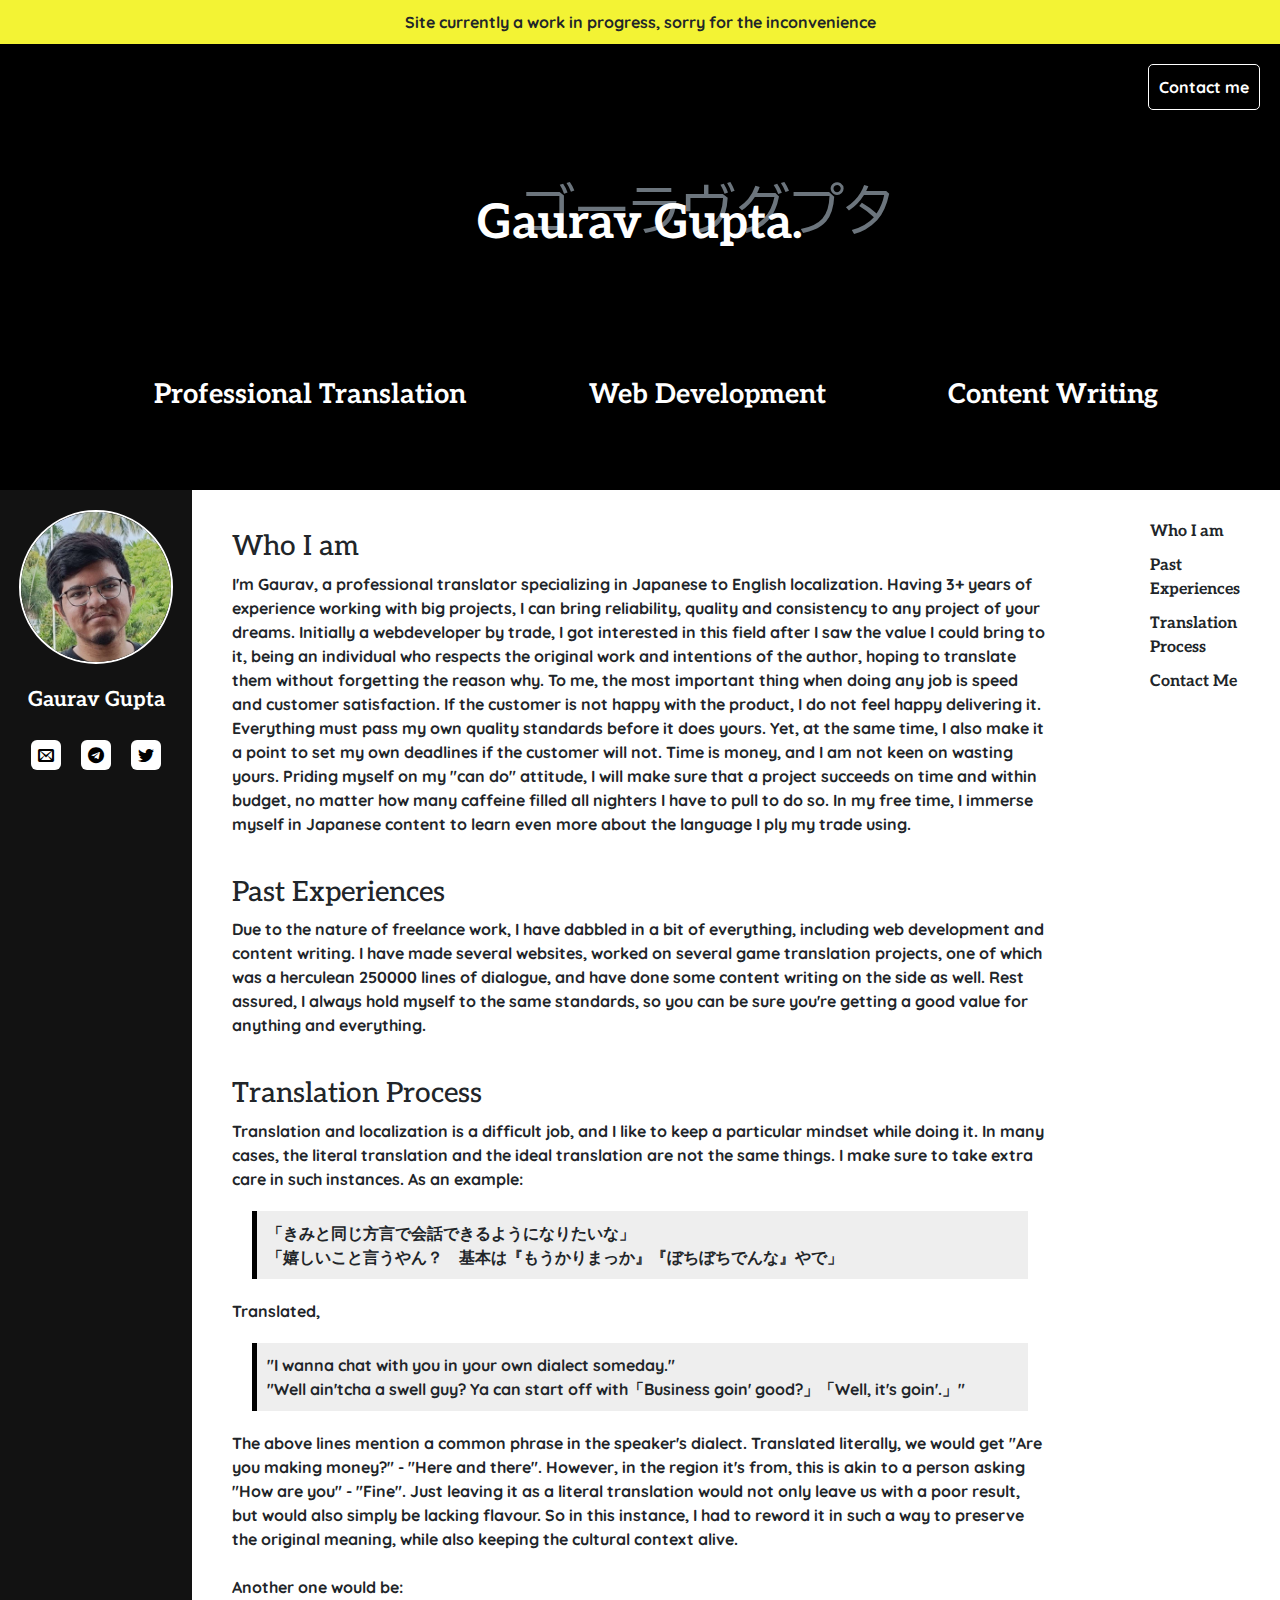
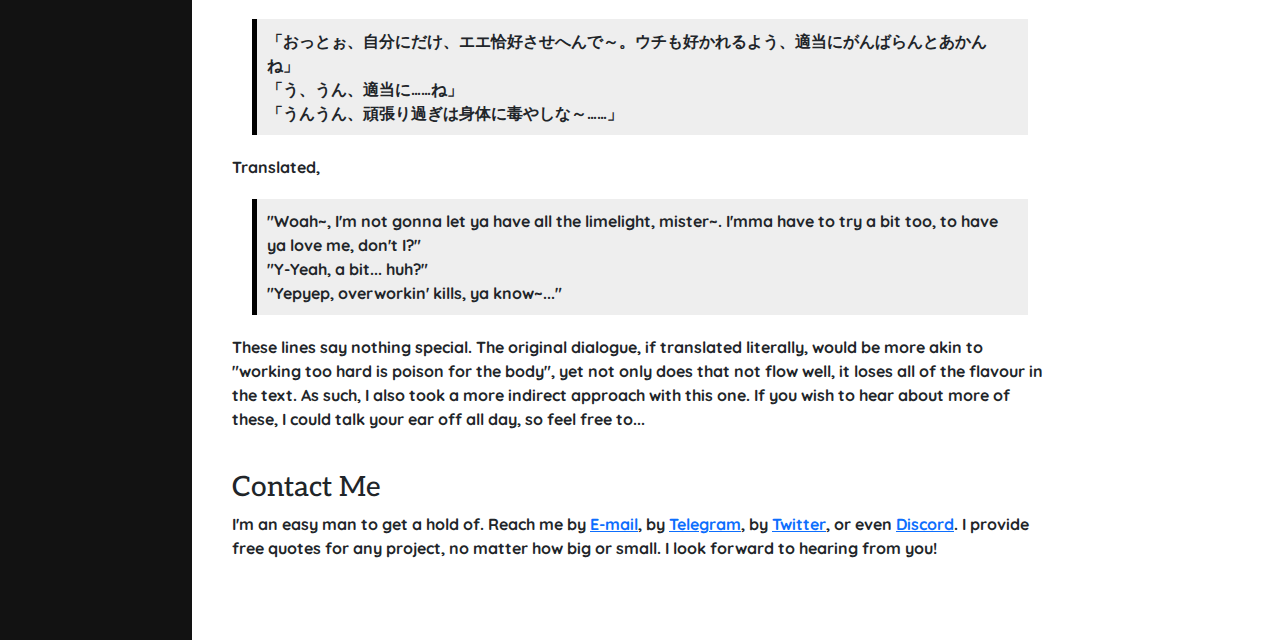
<file: index.html>
<!DOCTYPE html>
<html lang="en">
<head>
    <meta charset="UTF-8">
    <title>Waifu Translations</title>
    <link rel="stylesheet" href="css/bootstrap-reboot.min.css">
    <link rel="stylesheet" href="css/css.css">
    <link rel="stylesheet" href="assets/fonts/style.css">
    <script src="https://code.jquery.com/jquery-3.6.0.slim.min.js"></script>
</head>
<body>

<div class="mainBody">
    <div class="inProgressHeader">Site currently a work in progress, sorry for the inconvenience</div>
    <div class="flexParent">
        <header>
            <div class="contactButton">
                <a href="balls.html">Contact me</a>
            </div>
            <div class="flexHero">
                <div class="flexTitle">
                    Gaurav Gupta.
                    <div class="textShadow">
                        ゴーラヴグプタ
                    </div>
                </div>
                <div class="flexHeadings">
                    <ul>
                        <li>Professional Translation</li>
                        <li>Web Development</li>
                        <li>Content Writing</li>
                    </ul>
                </div>
            </div>
        </header>
        <content>
            <div class="bodyFlex">
                <aside class="nameplate">
                    <div class="flexNameplate">
                        <div class="imgContainer">
                            <img src="assets/face.jpg" alt="myFace">
                        </div>
                        <div class="nameplateName">Gaurav Gupta</div>
                        <div class="nameplateSocials">
                            <div class="email"><a class="nolinkdeco" href="mailto:gg873702@gmail.com"><span class="icon-envelop"></span></a></div>
                            <div class="telegram"><a href="https://t.me/EraTheMonologuer" class="nolinkdeco"><span class="icon-telegram1"></span></a></div>
                            <div class="twitter"><a href="https://twitter.com/09eragera09" class="nolinkdeco"><span class="icon-twitter"></span></a></div>
                        </div>
                    </div>
                </aside>
                <section>
                    <div id="contentOne">
                        <h3>Who I am</h3>
                        I'm Gaurav, a professional translator specializing in Japanese to English localization.
                        Having 3+ years of experience working with big projects, I can bring reliability, quality and consistency to any project of your dreams.

                        Initially a webdeveloper by trade, I got interested in this field after I saw the value I could bring to it, being an individual who respects the original work and intentions of the author, hoping to translate them without forgetting the reason why.

                        To me, the most important thing when doing any job is speed and customer satisfaction. If the customer is not happy with the product, I do not feel happy delivering it. Everything must pass my own quality standards before it does yours. Yet, at the same time, I also make it a point to set my own deadlines if the customer will not. Time is money, and I am not keen on wasting yours. Priding myself on my "can do" attitude, I will make sure that a project succeeds on time and within budget, no matter how many caffeine filled all nighters I have to pull to do so.

                        In my free time, I immerse myself in Japanese content to learn even more about the language I ply my trade using.
                    </div>
                    <div id="contentTwo">
                        <h3>Past Experiences</h3>
                        Due to the nature of freelance work, I have dabbled in a bit of everything, including web development and content writing.
                        I have made several websites, worked on several game translation projects, one of which was a herculean 250000 lines of dialogue, and have done some content writing on the side as well.
                        Rest assured, I always hold myself to the same standards, so you can be sure you're getting a good value for anything and everything.
                    </div>

                    <div id="contentThree">
                        <h3>Translation Process</h3>
                        Translation and localization is a difficult job, and I like to keep a particular mindset while doing it.
                        In many cases, the literal translation and the ideal translation are not the same things. I make sure to take extra care in such instances. As an example:

                        <blockquote class="blockquote jpblock">
                        「きみと同じ方言で会話できるようになりたいな」<br>
                        「嬉しいこと言うやん？　基本は『もうかりまっか』『ぼちぼちでんな』やで」
                        </blockquote>

                        Translated,<blockquote class="blockquote enblock">
                        "I wanna chat with you in your own dialect someday."<br>
                        "Well ain'tcha a swell guy? Ya can start off with「Business goin' good?」「Well, it's goin'.」"</blockquote>
                        The above lines mention a common phrase in the speaker's dialect. Translated literally, we would
                        get "Are you making money?" - "Here and there". However, in the region it's from, this is akin to
                        a person asking "How are you" - "Fine". Just leaving it as a literal translation would not only leave
                        us with a poor result, but would also simply be lacking flavour. So in this instance, I had to
                        reword it in such a way to preserve the original meaning, while also keeping the cultural context alive.

                        <br><br>Another one would be:
                        <blockquote class="blockquote jpblock">
                            「おっとぉ、自分にだけ、エエ恰好させへんで～。ウチも好かれるよう、適当にがんばらんとあかんね」<br>
                            「う、うん、適当に……ね」<br>
                            「うんうん、頑張り過ぎは身体に毒やしな～……」
                        </blockquote>
                        Translated,
                        <blockquote class="blockquote enblock">
                            "Woah~, I'm not gonna let ya have all the limelight, mister~. I'mma have to try a bit too, to have ya love me, don't I?"<br>
                            "Y-Yeah, a bit... huh?"<br>
                            "Yepyep, overworkin' kills, ya know~..."<br>
                        </blockquote>

                        These lines say nothing special. The original dialogue, if translated literally, would be more
                        akin to "working too hard is poison for the body", yet not only does that not flow well, it loses
                        all of the flavour in the text. As such, I also took a more indirect approach with this one.

                        If you wish to hear about more of these, I could talk your ear off all day, so feel free to...

                    </div>
                    <div id="contentFour">
                        <h3>Contact Me</h3>
                        I'm an easy man to get a hold of. Reach me by <a href="mailto:gg873702@gmail.com">E-mail</a>, by
                        <a href="https://t.me/EraTheMonologuer">Telegram</a>, by <a
                            href="https://twitter.com/09eragera09">Twitter</a>, or even <a href="https://discord.gg/eSFDVFms">Discord</a>. I provide free quotes for any project, no matter how big or small. I look forward to hearing from you!
                    </div>
                </section>
                <aside class="pageNav">
                    <ul>
                        <li>Who I am</li>
                        <li>Past Experiences</li>
                        <li>Translation Process</li>
                        <li>Contact Me</li>
                    </ul>
                </aside>
            </div>
        </content>
    </div>
</div>

</body>
</html>
</file>
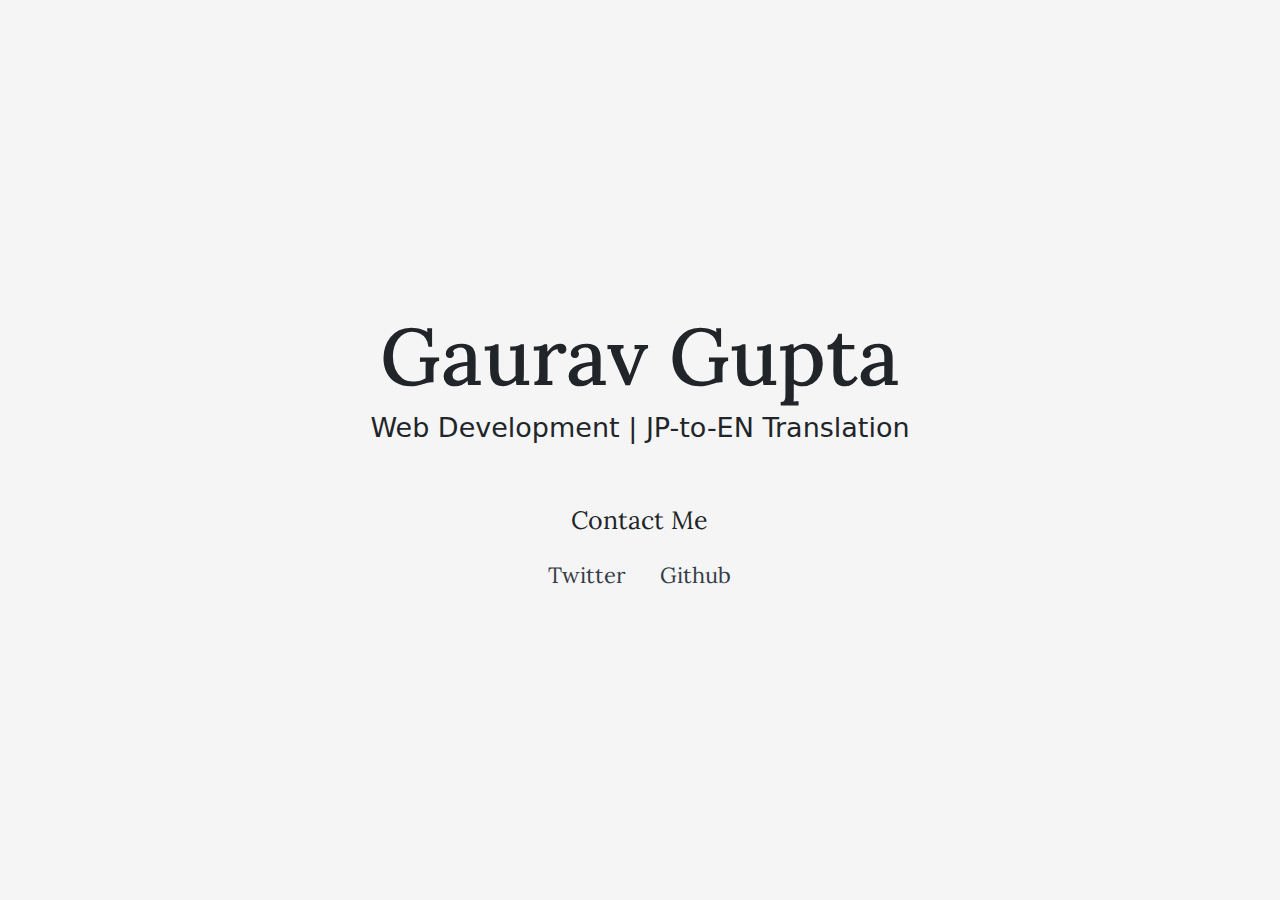
<file: alt.html>
<!DOCTYPE html>
<html lang="en">
<head>
    <meta charset="UTF-8">
    <title>Waifu Translations</title>
    <link rel="stylesheet" href="css/bootstrap-reboot.min.css">
    <link rel="stylesheet" href="css/altcss.css">
    <link href="https://fonts.googleapis.com/css2?family=Lora:wght@500&display=swap" rel="stylesheet">

</head>
<body>
<div class="mainBody">
    <div class="flexMain">
        <h1 class="name">Gaurav Gupta</h1>
        <div class="content">
            <h6>Web Development | JP-to-EN Translation</h6>
        </div>
        <div class="contact">
            <a href="mailto:gg873702@gmail.com">Contact Me</a>
            <div class="otherContact">
                <a href="https://twitter.com/09eragera09">Twitter</a>
                <a href="https://github.com/09eragera09/">Github</a>
            </div>
        </div>
    </div>
</div>
</body>
</html>
</file>
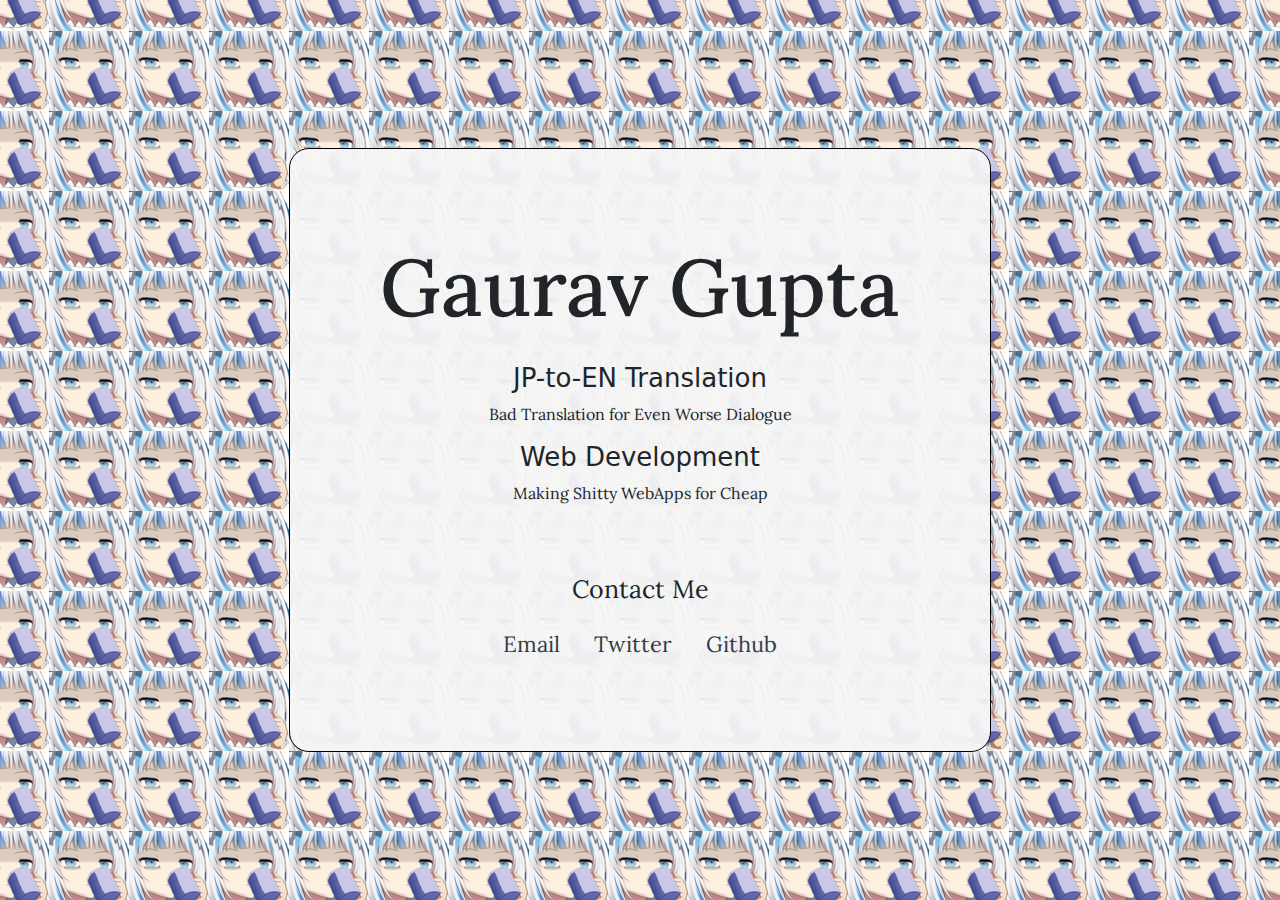
<file: oldIndex.html>
<!DOCTYPE html>
<html lang="en">
<head>
    <meta charset="UTF-8">
    <title>Waifu Translations</title>
    <link rel="stylesheet" href="css/bootstrap-reboot.min.css">
    <link rel="stylesheet" href="css/oldcss.css">
    <link href="https://fonts.googleapis.com/css2?family=Lora:ital,wght@0,400;1,500&display=swap" rel="stylesheet">
    <script src="https://code.jquery.com/jquery-3.6.0.slim.min.js"></script>

</head>
<body>
<div class="mainBody">
    <div class="flexParent">
        <div class="flexMain">
            <h1 class="name">Gaurav Gupta</h1>
            <div class="content">
                <div class="translation">
                    <h6>JP-to-EN Translation</h6>
                    <p>Bad Translation for Even Worse Dialogue</p>
                </div>
                <div class="webdev">
                    <h6>Web Development</h6>
                    <p>Making Shitty WebApps for Cheap</p>
                </div>
            </div>
            <div class="contact">
                <a href="mailto:admin@waifutranslations.com" target="_blank">Contact Me</a>
                <div class="otherContact">
                    <a href="mailto:admin@waifutranslations.com" target="_blank">Email</a>
                    <a href="https://twitter.com/09eragera09" target="_blank">Twitter</a>
                    <a href="https://github.com/09eragera09/" target="_blank">Github</a>
                </div>
            </div>
        </div>
    </div>
</div>
<script>
    $(function(){
        var x = 0;
        var y = 0;
        setInterval(function(){
            x+=1;
            y-=1;
            $('body').css('background-position', x + 'px ' + y + 'px');
        }, 14);
    })
</script>
</body>
</html>
</file>
<file: css/css.css>
@import url('https://fonts.googleapis.com/css2?family=Aleo:wght@300;400;600&family=BIZ+UDPGothic:wght@400;700&family=Quicksand:wght@400;500;600&display=swap');

body {
    font-family: 'Quicksand', sans-serif;
    font-weight: bold;
}

header {
    background-color: black;
    /*height: 50vh;*/
    color: white;
}

.contactButton {
    text-align: right;

}

.contactButton > a {
    margin: 20px;
    padding: 10px;
    border: 1px solid white;
    border-radius: 5px;
    display: inline-block;
}

.contactButton > a, .contactButton > a:hover, .contactButton > a:active, .contactButton > a:visited {
    text-decoration: none;
    color: white;
}

.flexHero {
    display: flex;
    flex-direction: column;
    align-items: center;
    height: 40vh;
    justify-content: space-around;
}

.flexTitle {
    position: relative;
    font-size: 3rem;
    z-index: 0;
    font-family: 'Aleo', serif;
    font-weight: bold;
}
.textShadow {
    position: absolute;
    top: -20px;
    right: -90px;
    color: #6c757d;
    z-index: -1;
    white-space: nowrap;
    font-family: 'BIZ UDPGothic', sans-serif;
    font-weight: 300;
    font-size: 3.5rem;
}

.flexHeadings {
    /*flex-grow: 1;*/
    width: 100vw;
    font-size: 1.7rem;
    font-family: 'Aleo', serif;
}

.flexHeadings > ul {
    display: flex;
    justify-content: space-evenly;
}

li {
    list-style: none;
}

.bodyFlex {
    display: flex;
}
.nameplate {
    width: 15vw;
    background-color: #121212;
    color: white;
}

.flexNameplate {
    display: flex;
    flex-direction: column;
    align-items: center;
    font-family: 'Aleo', serif;
}

.imgContainer {
    margin: 20px;
}

.imgContainer > img {
    width: 12vw;
    height: 12vw;
    object-fit: cover;
    border: 2px solid white;
    border-radius: 50%;
}

.nameplateName {
    padding-bottom: 15px;
    font-size: 1.3rem;
}

.nameplateSocials {
    display: flex;
}

.nameplateSocials > div {
    display: flex;
    align-items: center;
    justify-content: center;
    background-color: white;
    margin: 10px;
    padding: 2px;
    color: black;
    width: 30px;
    height: 30px;
    border-radius: 20%;
}


.bodyFlex > section {
    padding: 40px;
    width: 70vw;
}

section > div {
    padding-bottom: 40px;
}

.pageNav {
    width: 15vw;
    padding: 30px;
    font-family: 'Aleo', serif;
}

.pageNav li {
    padding-bottom: 10px;
}

h3 {
    font-family: 'Aleo', serif;
}

.inProgressHeader {
    text-align: center;
    padding: 10px;
    background-color: #f3f334;
}
.blockquote {
    background-color: #eeeeee;
    padding: 10px;
    margin: 20px;
    border-left: 5px solid black;
}
.nolinkdeco {
    text-decoration: none;
    color: inherit;
    display: flex;
}

@supports (-webkit-background-clip: text) {
    .nolinkdeco:hover {
        background: linear-gradient(
                90deg,
                rgba(255, 0, 0, 1) 0%,
                rgba(255, 154, 0, 1) 10%,
                rgba(208, 222, 33, 1) 20%,
                rgba(79, 220, 74, 1) 30%,
                rgba(63, 218, 216, 1) 40%,
                rgba(47, 201, 226, 1) 50%,
                rgba(28, 127, 238, 1) 60%,
                rgba(95, 21, 242, 1) 70%,
                rgba(186, 12, 248, 1) 80%,
                rgba(251, 7, 217, 1) 90%,
                rgba(255, 0, 0, 1) 100%
        );
        -webkit-background-clip: text;
        color: transparent;
        transition: color .20s;
    }
}
</file>
<file: assets/fonts/style.css>
@font-face {
  font-family: 'icomoon';
  src:  url('fonts/icomoon.eot?aicmpf');
  src:  url('fonts/icomoon.eot?aicmpf#iefix') format('embedded-opentype'),
    url('fonts/icomoon.ttf?aicmpf') format('truetype'),
    url('fonts/icomoon.woff?aicmpf') format('woff'),
    url('fonts/icomoon.svg?aicmpf#icomoon') format('svg');
  font-weight: normal;
  font-style: normal;
  font-display: block;
}

[class^="icon-"], [class*=" icon-"] {
  /* use !important to prevent issues with browser extensions that change fonts */
  font-family: 'icomoon' !important;
  speak: never;
  font-style: normal;
  font-weight: normal;
  font-variant: normal;
  text-transform: none;
  line-height: 1;

  /* Better Font Rendering =========== */
  -webkit-font-smoothing: antialiased;
  -moz-osx-font-smoothing: grayscale;
}

.icon-telegram1:before {
  content: "\e900";
}
.icon-envelop:before {
  content: "\e945";
}
.icon-facebook:before {
  content: "\ea90";
}
.icon-telegram:before {
  content: "\ea95";
}
.icon-twitter:before {
  content: "\ea96";
}
</file>
<file: css/altcss.css>
body {
    background-color: #f5f5f5;
    height: 100vh;
}


.mainBody {
    display: flex;
    flex-direction: row;
    justify-content: center;
    height: inherit;
    align-items: center;
}

.flexMain {
    display: flex;
    flex-direction: column;
    align-items: center;
}
.name {
    font-family: 'Lora', serif;
    font-size: 80px;

}

.content > * {
    font-size: 27px;
    font-weight: normal;

}
.contact a {
    color: inherit;
    font-size: 25px;
    text-decoration: none;
}
.contact {
    margin-top: 50px;
    font-family: 'Lora', serif;
    text-align: center;
}
.contact .otherContact {
    margin-top: 20px;
    color: #343d47;
}
.otherContact a {
    margin: 0 15px;
    font-size: 22px;
}
</file>
<file: css/oldcss.css>
html, body { height: 100%; width: 100%;}
body {
    background-image: url('../assets/painSip80.png');
    background-repeat: repeat;
}

.mainBody {
    display: flex;
    flex-direction: row;
    justify-content: center;
    height: inherit;
    align-items: center;
}

.flexParent{
    padding: 60px;
    background-color: rgba(245,245,245, 0.95);
    border: 1px solid black;
    border-radius: 20px;
}

.flexMain {
    display: flex;
    flex-direction: column;
    align-items: center;
    padding: 30px;
}
.name {
    font-family: 'Lora', serif;
    font-size: 80px;

}

.content * h6 {
    font-size: 26px;
    font-weight: normal;
    margin-top: 10px;
}
.contact a {
    color: inherit;
    font-size: 25px;
    text-decoration: none;
}
.contact {
    margin-top: 50px;
    font-family: 'Lora', serif;
    text-align: center;
}
.contact .otherContact {
    margin-top: 20px;
    color: #343d47;
}
.otherContact a {
    margin: 0 15px;
    font-size: 22px;
}
.webdev, .translation {
    text-align: center;
}

.content {
    margin-top: 10px
}

.content p {
    font-family: 'Lora', serif;


}
</file>
